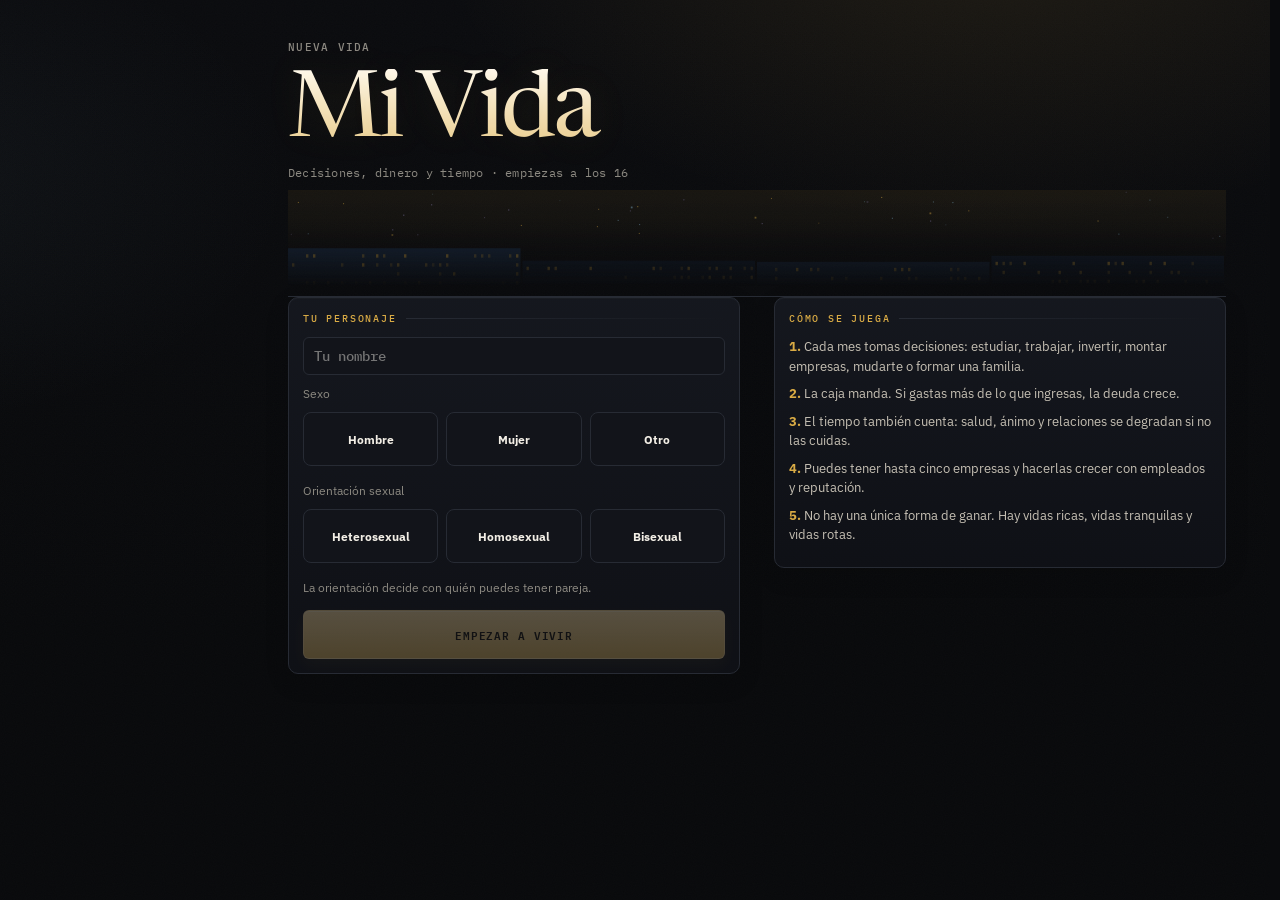
<file: index.html>
<!DOCTYPE html>
<html lang="es"><head><meta charset="utf-8">
<meta name="viewport" content="width=device-width, initial-scale=1, viewport-fit=cover">
<meta name="theme-color" content="#0b0c0e">
<meta name="description" content="Mi Vida: un simulador de decisiones, dinero y tiempo. Empiezas a los 16 y escribes tu propia historia.">
<title>Mi Vida — simulador de vida</title>
<link href="https://fonts.googleapis.com/css2?family=IBM+Plex+Mono:wght@400;500;600&family=IBM+Plex+Sans:wght@400;500;600&family=Newsreader:ital,wght@0,400;0,500;1,400&display=swap" rel="stylesheet">
<link rel="stylesheet" href="styles.css"></head><body>
<main><div class="hud" id="ht"></div><div id="ev" aria-live="polite"></div><div id="app"></div></main>
<div id="md"></div>
<div class="bot" id="bot"><div class="act"><button class="b go" data-k="t1">Pasar un mes</button><button class="b s" data-k="t12">Un año</button></div><nav id="tb"></nav></div>
<script src="game.js"></script></body></html>
</file>
<file: styles.css>
/* Mi Vida — libro de cuentas: grafito, papel cálido y latón */
:root{
  --bg:#0a0b0d;--bg2:#101218;--panel:#12141a;--panel2:#171a21;--ln:#272b34;--tr:#1b1e26;
  --tx:#f2eee5;--ash:#8d8a82;--mist:#c6c0b4;--sf:#d9ab45;--sf2:#f2d189;
  --ok:#6fbf8b;--bad:#e07a68;--mg:#cf8fb0;
  --mono:'IBM Plex Mono',ui-monospace,monospace;--sans:'IBM Plex Sans',system-ui,sans-serif;--serif:'Newsreader',Georgia,serif;
  color-scheme:dark;box-sizing:border-box;
}
*{box-sizing:inherit}
html{background:var(--bg);scroll-padding-top:env(safe-area-inset-top,0px)}
body{
  margin:0;min-height:100vh;color:var(--tx);font:400 14px/1.5 var(--sans);
  background:
    radial-gradient(900px 480px at 78% -8%,rgba(217,171,69,.10),transparent 62%),
    radial-gradient(700px 420px at -10% 20%,rgba(122,162,184,.06),transparent 60%),
    linear-gradient(180deg,#0b0c0f,#090a0c 70%);
  background-attachment:fixed;
  padding-bottom:calc(168px + env(safe-area-inset-bottom,0px));
  -webkit-tap-highlight-color:transparent;
}
body::before{content:'';position:fixed;inset:0;pointer-events:none;opacity:.035;z-index:0;
  background-image:url("data:image/svg+xml,%3Csvg xmlns='http://www.w3.org/2000/svg' width='160' height='160'%3E%3Cfilter id='n'%3E%3CfeTurbulence type='fractalNoise' baseFrequency='.9' numOctaves='2'/%3E%3C/filter%3E%3Crect width='160' height='160' filter='url(%23n)' opacity='.6'/%3E%3C/svg%3E");
}
main{position:relative;z-index:1;max-width:680px;margin:0 auto;padding:20px 16px 0}
h1,h2,h3,p{margin:0}
small{font-size:12px;color:var(--ash)}
.mu{color:var(--ash)}.pos{color:var(--ok)}.neg{color:var(--bad)}
.eyebrow{font:500 10px var(--mono);letter-spacing:.22em;text-transform:uppercase;color:var(--sf)}

/* iconos */
.ic{display:inline-block;width:1.05em;height:1.05em;fill:none;stroke:currentColor;stroke-width:1.7;stroke-linecap:round;stroke-linejoin:round;vertical-align:-.16em;overflow:visible}

/* cabecera */
.hud{position:relative;border-bottom:1px solid var(--ln);padding-bottom:10px}
.hud canvas{display:block;width:100%;height:86px;margin-top:12px;opacity:.7;
  -webkit-mask-image:linear-gradient(180deg,#000 35%,transparent);mask-image:linear-gradient(180deg,#000 35%,transparent)}
.chips{display:flex;flex-wrap:wrap;gap:6px 14px;align-items:center}
.chip{font:500 10.5px/1.2 var(--mono);letter-spacing:.12em;text-transform:uppercase;color:var(--ash)}
.chip.c2{color:var(--sf)}.chip.c3{color:var(--mist)}
.net{font:400 clamp(48px,14vw,92px)/.98 var(--serif);letter-spacing:-.03em;margin:14px 0 6px;
  background:linear-gradient(180deg,#fff9ec,#d9ab45 160%);-webkit-background-clip:text;background-clip:text;color:transparent;
  text-shadow:0 0 40px rgba(217,171,69,.12)}
.sub{font:400 12px var(--mono);color:var(--ash);letter-spacing:.02em}
.mbs{display:grid;grid-template-columns:repeat(3,1fr);gap:14px;padding-top:14px}
.mb span{display:flex;justify-content:space-between;gap:6px;font:400 10px var(--mono);letter-spacing:.05em;text-transform:uppercase;color:var(--ash)}
.mb b{color:var(--tx);font-weight:500}
.mb div{height:3px;background:var(--tr);margin-top:6px;border-radius:2px;overflow:hidden}
.mb u{display:block;height:100%;border-radius:2px;transition:width .5s ease}

/* suceso */
.ev{margin:16px 0 4px;padding:10px 14px;border-left:2px solid var(--sf);border-radius:0 6px 6px 0;
  background:linear-gradient(90deg,rgba(217,171,69,.07),transparent);
  font:400 12.5px/1.5 var(--mono);color:var(--mist);animation:fade .35s ease}

/* tarjetas */
.cd{border:1px solid var(--ln);border-radius:10px;padding:15px 16px;margin:12px 0;
  background:linear-gradient(180deg,rgba(23,26,33,.86),rgba(16,18,24,.86));
  box-shadow:0 1px 0 rgba(255,255,255,.02) inset,0 8px 24px rgba(0,0,0,.12)}
.cd h3{margin:0 0 12px;font:500 10px var(--mono);letter-spacing:.18em;text-transform:uppercase;color:var(--sf);display:flex;align-items:center;gap:9px}
.cd h3::after{content:'';height:1px;flex:1;background:linear-gradient(90deg,var(--ln),transparent)}
.cd p{margin:7px 0;color:var(--mist);font-size:13px}

/* indicadores */
.kg{display:grid;grid-template-columns:1fr 1fr;gap:8px}
.kg .kp{margin:0}
.kp{border:1px solid var(--ln);border-radius:8px;background:var(--panel);padding:11px 12px;display:grid;grid-template-columns:auto 1fr;gap:10px;align-items:start}
.kp>span{display:grid;place-items:center;width:28px;height:28px;border-radius:7px;background:rgba(217,171,69,.08);border:1px solid rgba(217,171,69,.18);color:var(--sf)}
.kp .ic{width:15px;height:15px}
.kp small{display:block;font:400 10px var(--mono);letter-spacing:.09em;text-transform:uppercase;color:var(--ash);line-height:1.3}
.kp b{display:block;font:500 clamp(14px,4vw,19px)/1.15 var(--mono);letter-spacing:-.03em;margin-top:2px;white-space:nowrap}
.kp b.neg{color:var(--bad)}.kp b.pos{color:var(--ok)}

/* gráficos */
.sv{width:100%;display:block;margin:4px 0}
.dw{display:flex;align-items:center;gap:18px}
.dn{width:104px;flex:none}
.lg{display:flex;flex-wrap:wrap;gap:5px 14px;font:400 11px var(--mono);color:var(--mist);margin-top:10px}
.dw .lg{flex-direction:column;margin:0}
.lg i{display:inline-block;width:8px;height:8px;margin-right:7px;border-radius:2px}
.big2{font:400 30px/1.1 var(--serif);letter-spacing:-.02em}

/* aviso */
.tip{border-color:rgba(217,171,69,.25);background:linear-gradient(135deg,rgba(217,171,69,.10),rgba(23,26,33,.8))}
.tip p{font:italic 400 17px/1.45 var(--serif);color:var(--tx)}

/* activos */
.ah{display:flex;gap:10px;align-items:center;margin-bottom:8px}
.ai{width:4px;height:32px;border-radius:2px;font-size:0;flex:none;background:currentColor!important}
.ah b{display:block;font-size:13px}
.rk{color:var(--sf);letter-spacing:1px;font-size:9px}
.av{font:500 17px var(--mono);margin-top:4px}

/* botones */
.b{appearance:none;background:linear-gradient(180deg,var(--sf2),var(--sf));color:#17130a;border:1px solid rgba(242,209,137,.7);border-radius:6px;padding:10px 15px;
  font:600 11px var(--mono);letter-spacing:.08em;text-transform:uppercase;cursor:pointer;
  box-shadow:0 1px 0 rgba(255,255,255,.25) inset,0 6px 16px rgba(217,171,69,.12);
  transition:transform .12s ease,box-shadow .2s ease,filter .2s ease}
.b:hover:not(:disabled){filter:brightness(1.06);box-shadow:0 1px 0 rgba(255,255,255,.3) inset,0 8px 22px rgba(217,171,69,.22)}
.b:active:not(:disabled){transform:translateY(1px)}
.b.s{background:transparent;color:var(--tx);border-color:var(--ln);box-shadow:none}
.b.s:hover:not(:disabled){border-color:var(--sf);color:var(--sf2)}
.b:disabled,.tile:disabled,.ib:disabled{opacity:.32;cursor:default;filter:grayscale(.2)}
.b.mn{padding:8px 5px;font-size:9.5px;letter-spacing:.03em}
.mr{display:grid;grid-template-columns:repeat(3,1fr);gap:6px;margin-top:10px}
.mr2{display:flex;gap:6px;margin-top:8px}

.ibs,.row{display:flex;flex-wrap:wrap;gap:8px;margin-top:12px}
.ib{display:inline-flex;align-items:center;gap:7px;background:var(--panel);border:1px solid var(--ln);border-radius:7px;color:var(--tx);padding:9px 12px;
  font:500 12px var(--sans);cursor:pointer;transition:.18s}
.ib span{display:inline-flex;color:var(--sf)}
.ib .ic{width:15px;height:15px}
.ib small{margin-left:4px;color:var(--sf);font-family:var(--mono);font-size:10.5px}
.ib:hover:not(:disabled){border-color:var(--sf);background:var(--panel2)}
.ib.on{border-color:var(--sf);background:rgba(217,171,69,.1);color:var(--sf2)}

.tile{display:grid;grid-template-columns:auto 1fr;grid-template-rows:auto auto;column-gap:10px;align-items:center;
  background:var(--panel);border:1px solid var(--ln);border-radius:8px;color:var(--tx);text-align:left;padding:11px 12px;font:inherit;cursor:pointer;transition:.18s}
.tile span{grid-row:1/3;display:grid;place-items:center;width:30px;height:30px;border-radius:7px;background:rgba(217,171,69,.07);border:1px solid rgba(217,171,69,.14);color:var(--sf)}
.tile .ic{width:16px;height:16px}
.tile b{font-size:12.5px;line-height:1.25}
.tile small{font:400 11px var(--mono);color:var(--ash);line-height:1.3}
.tile:hover:not(:disabled){border-color:var(--sf);background:var(--panel2);transform:translateY(-1px)}
.tile.lock{opacity:.38}
.sel{border-color:var(--sf);background:rgba(217,171,69,.1);box-shadow:0 0 0 1px rgba(217,171,69,.15) inset}

/* personas */
.cp{display:flex;gap:14px;align-items:center}
.av2{display:grid;place-items:center;width:48px;height:48px;flex:none;border-radius:12px;border:1px solid rgba(217,171,69,.2);background:rgba(217,171,69,.07);color:var(--sf)}
.av2 .ic{width:26px;height:26px}
.cp b{font-size:15px}
.kd{margin-top:12px;font:400 12px var(--mono);color:var(--mist);line-height:1.8}
.kd .ic{width:15px;height:15px;color:var(--sf)}

/* formación */
.stp{display:flex;gap:6px;margin-bottom:14px}
.stp div{flex:1;text-align:center}
.stp i{display:grid;place-items:center;width:28px;height:28px;margin:0 auto 4px;border:1px solid var(--ln);border-radius:50%;font:500 11px var(--mono);font-style:normal;color:var(--ash)}
.stp .on i{background:var(--sf);color:#17130a;border-color:var(--sf);box-shadow:0 0 14px rgba(217,171,69,.25)}
.stp small{font-size:10px;letter-spacing:.02em;text-transform:uppercase}
.pb{height:4px;background:var(--tr);margin:9px 0;border-radius:2px;overflow:hidden}
.pb u{display:block;height:100%;background:linear-gradient(90deg,var(--sf),var(--sf2));transition:width .4s}

/* diario */
.lgp{margin:6px 0;font:400 11.5px/1.55 var(--mono);color:var(--mist);padding-left:10px;border-left:1px solid var(--ln)}

/* formularios */
.qr{display:flex;gap:8px;align-items:center;flex-wrap:wrap;margin:8px 0}
.qr input{width:110px;background:var(--panel);border:1px solid var(--ln);border-radius:6px;color:var(--tx);padding:9px 10px;font:500 14px var(--mono)}
.qr .nmi{width:100%}
.qr input:focus{outline:none;border-color:var(--sf);box-shadow:0 0 0 2px rgba(217,171,69,.15)}

.g3{display:grid;grid-template-columns:repeat(3,1fr);gap:8px;margin:8px 0 14px}
.g2{display:grid;grid-template-columns:1fr 1fr;gap:8px}
.g2 .cd{margin:0}

/* barras */
.bl{display:flex;margin-top:6px}
.bl small{flex:1;text-align:center;font:400 10px var(--mono)}
.hb{display:grid;grid-template-columns:88px 1fr 48px;gap:10px;align-items:center;margin:8px 0}
.hb div{height:6px;background:var(--tr);border-radius:3px;overflow:hidden}
.hb u{display:block;height:100%;border-radius:3px;transition:width .4s}
.hb small:last-child{text-align:right;font-family:var(--mono)}

/* final */
.end{padding:10px 0 4px}
.end h2{font:400 34px/1.1 var(--serif);margin:8px 0 6px}
.ach{display:flex;flex-wrap:wrap;gap:7px;margin:14px 0}
.ach span{display:inline-flex;align-items:center;gap:6px;border:1px solid rgba(217,171,69,.25);background:rgba(217,171,69,.07);color:var(--sf2);border-radius:20px;padding:6px 11px;font:500 10.5px var(--mono);letter-spacing:.04em}

/* inicio */
.intro p{margin:8px 0;font-size:13px;color:var(--mist)}
.intro b{color:var(--sf)}

/* barra inferior */
.bot{position:fixed;left:0;right:0;bottom:0;z-index:20;background:rgba(10,11,13,.88);backdrop-filter:blur(14px);
  border-top:1px solid var(--ln);padding:10px 14px calc(8px + env(safe-area-inset-bottom,0px));box-shadow:0 -10px 30px rgba(0,0,0,.3)}
.act{max-width:680px;margin:0 auto 8px;display:flex;gap:8px}
.go{flex:1;padding:14px}
.act .s{padding:14px 18px}
#tb{max-width:680px;margin:0 auto;display:grid;grid-template-columns:repeat(6,1fr);gap:2px}
#tb button{display:flex;flex-direction:column;align-items:center;gap:3px;background:none;border:0;border-top:2px solid transparent;color:var(--ash);
  font:500 10px var(--mono);letter-spacing:.04em;text-transform:uppercase;padding:7px 0 2px;cursor:pointer;transition:.18s}
#tb button span{display:inline-flex}
#tb .ic{width:16px;height:16px}
#tb button.on{color:var(--sf);border-top-color:var(--sf)}
#tb button:hover{color:var(--tx)}

/* modal de decisión */
.ov{position:fixed;inset:0;z-index:50;display:grid;place-items:center;padding:20px;background:rgba(5,6,8,.72);backdrop-filter:blur(8px);animation:fade .2s ease}
.mdl{width:min(440px,100%);border:1px solid rgba(217,171,69,.3);border-radius:14px;background:linear-gradient(180deg,#171a21,#101218);padding:22px;
  box-shadow:0 30px 80px rgba(0,0,0,.6),0 0 0 1px rgba(255,255,255,.03) inset;animation:rise .25s ease}
.mdl h2{font:400 26px/1.15 var(--serif);margin:8px 0}
.mdl p{color:var(--mist);font-size:13px;line-height:1.55}
.opts{display:grid;gap:8px;margin-top:18px}
.opt{text-align:left;background:var(--panel);border:1px solid var(--ln);border-radius:8px;padding:12px 14px;color:var(--tx);cursor:pointer;transition:.18s}
.opt b{display:block;font-size:13px}
.opt small{display:block;margin-top:3px;color:var(--sf);font:400 10.5px var(--mono)}
.opt:hover{border-color:var(--sf);background:var(--panel2);transform:translateY(-1px)}

button:focus-visible{outline:2px solid var(--sf);outline-offset:2px}
#app{animation:fade .25s ease}
@keyframes fade{from{opacity:0}to{opacity:1}}
@keyframes rise{from{opacity:0;transform:translateY(10px) scale(.98)}to{opacity:1;transform:none}}

@media(prefers-reduced-motion:reduce){
  *,*::before,*::after{animation:none!important;transition:none!important}
}
::-webkit-scrollbar{width:10px;height:10px}
::-webkit-scrollbar-thumb{background:#242832;border-radius:6px;border:2px solid var(--bg)}
::-webkit-scrollbar-track{background:var(--bg)}

/* empresas */
.cos{display:flex;gap:8px;overflow-x:auto;padding:2px 0 8px;scrollbar-width:none}
.cos::-webkit-scrollbar{display:none}
.cochip{flex:0 0 auto;display:grid;grid-template-columns:auto auto;grid-template-rows:auto auto;column-gap:8px;align-items:center;
  background:var(--panel);border:1px solid var(--ln);border-radius:9px;color:var(--tx);padding:9px 12px;text-align:left;cursor:pointer;transition:.18s}
.cochip>span{grid-row:1/3;display:grid;place-items:center;width:30px;height:30px;border-radius:7px;background:rgba(217,171,69,.07);border:1px solid rgba(217,171,69,.14);color:var(--sf)}
.cochip .ic{width:16px;height:16px}
.cochip b{font-size:12px;line-height:1.2;white-space:nowrap}
.cochip small{font:400 9.5px var(--mono);white-space:nowrap}
.cochip:hover{border-color:var(--sf);background:var(--panel2)}
.cochip.on{border-color:var(--sf);background:rgba(217,171,69,.1);box-shadow:0 0 0 1px rgba(217,171,69,.18) inset}
.cf{display:flex;flex-wrap:wrap;gap:6px;margin-bottom:12px}
.chipbtn{background:var(--panel);border:1px solid var(--ln);border-radius:20px;color:var(--mist);padding:6px 11px;
  font:500 10px var(--mono);letter-spacing:.05em;text-transform:uppercase;cursor:pointer;transition:.18s}
.chipbtn:hover{border-color:var(--sf);color:var(--tx)}
.chipbtn.on{background:rgba(217,171,69,.12);border-color:var(--sf);color:var(--sf2)}
.bizgrid .tile{padding:10px 11px}
.bizgrid .tile small{font-size:9.5px}

/* siguiente paso */
.nextcard{border-color:rgba(217,171,69,.3);background:linear-gradient(135deg,rgba(217,171,69,.1),rgba(16,18,24,.9))}
.next{display:flex;align-items:center;gap:13px}
.next .nx{display:grid;place-items:center;width:42px;height:42px;flex:none;border-radius:11px;border:1px solid rgba(217,171,69,.24);background:rgba(217,171,69,.08);color:var(--sf)}
.next .nx .ic{width:22px;height:22px}
.next>div{flex:1;min-width:0}
.next b{display:block;font:400 19px/1.2 var(--serif);margin:2px 0 2px}
.next p{font:400 12px/1.45 var(--sans);color:var(--mist);margin:0}
.next .b{flex:none;padding:9px 14px}

/* ======================================================================
   Pulido de interfaz: tamaños, rejillas y adaptación móvil / tableta / escritorio
   ====================================================================== */
:root{--bar:140px;--side:244px}
body{min-height:100dvh;padding-bottom:calc(var(--bar) + env(safe-area-inset-bottom,0px))}
main{padding:calc(16px + env(safe-area-inset-top,0px)) max(14px,env(safe-area-inset-right)) 0 max(14px,env(safe-area-inset-left))}
.net{font-size:clamp(40px,12.5vw,92px);margin:12px 0 6px}
.sub{text-wrap:balance}
.cd p,.next p{text-wrap:pretty}
.hud canvas{height:60px;margin-top:10px}
.chips{gap:4px 12px}
.ev{margin:14px 0 2px}
.cd{padding:14px}
.g2>*,.g3>*,.kg>*,.mr>*{min-width:0}
.tile b,.tile small,.opt b,.opt small{overflow-wrap:break-word;hyphens:auto;-webkit-hyphens:auto}

/* opciones cortas: sexo, orientación, nivel de vida */
.g3{grid-template-columns:repeat(3,minmax(0,1fr))}
.g3 .tile{display:flex;flex-direction:column;align-items:center;justify-content:center;gap:2px;text-align:center;padding:11px 4px;min-height:54px}
.g3 .tile>span{display:none}
.g3 .tile b{font-size:12px}

/* botones: columnas iguales y zonas táctiles cómodas */
.ibs,.row{display:grid;grid-template-columns:repeat(auto-fit,minmax(140px,1fr));gap:8px}
.ib{width:100%;min-height:44px;justify-content:flex-start}
.ib small{margin-left:auto}
.b{min-height:40px}
.b.mn{min-height:38px;padding:8px 4px;font-size:10.5px}
.tile{min-height:56px}.tile b{font-size:12.5px}
.tile.cur{border-color:var(--sf);background:rgba(217,171,69,.1);cursor:default;position:relative}
.tile.cur::after{content:'Actual';position:absolute;top:7px;right:9px;font:500 8.5px var(--mono);letter-spacing:.12em;text-transform:uppercase;color:var(--sf)}
.grp{font:500 10px var(--mono);letter-spacing:.16em;text-transform:uppercase;color:var(--ash);margin:16px 0 8px}
.grp:first-of-type{margin-top:6px}

/* tarjeta de activo */
.mr{grid-template-columns:repeat(6,minmax(0,1fr))}
.mr>*{grid-column:span 2}.mr>*:nth-child(-n+2){grid-column:span 3}
.as small{display:inline-block;margin:3px 10px 0 0}
.av{font-size:18px}

/* cantidades e importes */
.qr{gap:6px}
.qr input{min-width:0;flex:0 0 88px}.qr input.nmi{flex:1 1 100%;max-width:none}
.qr .b.mn{min-width:0;padding:8px 12px}

/* barras de peso y fondo de emergencia */
.hb{grid-template-columns:minmax(64px,92px) 1fr auto}
.hb small:last-child{white-space:nowrap}
.hb+small{display:block;margin-top:10px}

/* selector de empresas */
.cos{scroll-snap-type:x proximity;-webkit-overflow-scrolling:touch;-webkit-mask-image:linear-gradient(90deg,#000 calc(100% - 26px),transparent);mask-image:linear-gradient(90deg,#000 calc(100% - 26px),transparent)}
.cochip{scroll-snap-align:start}

.tile:active,.ib:active,.opt:active,.chipbtn:active,.cochip:active{transform:scale(.985)}
#tb button{min-height:46px}

/* decisión */
.ov{overflow-y:auto;overscroll-behavior:contain}
.mdl{max-height:calc(100dvh - 40px);overflow-y:auto}
@keyframes sheet{from{transform:translateY(40px);opacity:0}to{transform:none;opacity:1}}

@media(max-width:560px){
  .ov{place-items:end center;padding:0}
  .mdl{width:100%;border-radius:18px 18px 0 0;padding:22px 18px calc(22px + env(safe-area-inset-bottom,0px));max-height:88dvh;animation:sheet .28s ease}
  .g2.assets{grid-template-columns:1fr}
  .next{align-items:flex-start;flex-wrap:wrap}.next .b{width:100%}
}
@media(max-width:420px){.tile{column-gap:8px;padding:10px}.tile span{width:28px;height:28px}}
@media(max-width:380px){
  .kp{grid-template-columns:1fr}.kp>span{display:none}
  .mbs{gap:8px}.cd{padding:13px 12px}
  .g3 .tile b{font-size:11px}
  #tb button{font-size:9px}
}
@media(max-height:480px) and (max-width:899px){
  :root{--bar:92px}.act{margin-bottom:4px}.go,.act .s{padding:8px 14px;min-height:0}
  #tb button{min-height:34px;padding:3px 0 0}#tb button .ic{display:none}
}

/* tableta: dos columnas */
@media(min-width:700px){
  main{max-width:860px}
  .act,#tb{max-width:860px}
  .hud canvas{height:80px}
  #app>.kg{grid-template-columns:repeat(4,minmax(0,1fr))}
  .cd .kg{grid-template-columns:repeat(2,minmax(0,1fr))}
  #app{column-count:2;column-gap:20px;display:block;animation:fade .25s ease}
  #app>*{break-inside:avoid}
  #app>.cd,#app>.kg,#app>.g2{margin:0 0 14px}
  #app>.kg,#app>.g2,#app>.tip,#app>.end,#app>.nextcard{column-span:all}
  .g2.assets{grid-template-columns:repeat(2,minmax(0,1fr))}
}
@media(min-width:700px) and (max-width:1199px){.cd .kp{grid-template-columns:1fr}.cd .kp>span{display:none}}

/* escritorio: menú lateral */
@media(min-width:900px){
  html{scrollbar-gutter:stable}
  body{padding:0 0 48px var(--side)}
  main{max-width:1180px;padding:36px 44px 40px}
  .hud canvas{height:96px}
  .bot{top:0;right:auto;width:var(--side);border-top:0;border-right:1px solid var(--ln);padding:30px 18px;backdrop-filter:none;
    background:linear-gradient(180deg,rgba(16,18,24,.96),rgba(10,11,13,.98));box-shadow:none}
  .bot::before{content:'MI VIDA';display:block;font:500 10px var(--mono);letter-spacing:.3em;color:var(--sf);margin-bottom:24px;padding-left:12px}
  #tb{grid-template-columns:1fr;gap:2px;max-width:none}
  #tb button{flex-direction:row;justify-content:flex-start;gap:12px;font-size:11px;padding:12px;min-height:0;border:0;border-left:2px solid transparent;border-radius:0 8px 8px 0}
  #tb .ic{width:18px;height:18px}
  #tb button.on{border-left-color:var(--sf);background:linear-gradient(90deg,rgba(217,171,69,.1),transparent)}
  .act{position:absolute;left:18px;right:18px;bottom:26px;flex-direction:column;margin:0;max-width:none}
  #app{column-gap:34px}
}
@media(min-width:1500px){main{max-width:1320px}}

@media(max-width:340px){.tile{grid-template-columns:1fr}.tile>span{display:none}.cd{padding:12px 10px}}

/* ajustes finales */
.g2{grid-template-columns:repeat(2,minmax(0,1fr))}
.tile{grid-template-columns:auto minmax(0,1fr)}
.tile b,.tile small{min-width:0}
.mr2 .b{flex:1}
.qr>small:first-child{flex:0 0 100%}
.tip{display:flex;align-items:center;gap:12px}.tip .ic{width:22px;height:22px;color:var(--sf);flex:none}
@media(max-width:340px){.tile{grid-template-columns:1fr}.tile>span{display:none}}

/* losetas: icono encima del texto cuando la tarjeta es estrecha (sin partir palabras) */
.tile b,.tile small,.opt b,.opt small{overflow-wrap:normal;hyphens:manual;-webkit-hyphens:manual}
.g2{container-type:inline-size}
@container (max-width:400px){
  .tile{grid-template-columns:1fr;row-gap:3px;padding:11px}
  .tile>span{grid-row:auto;width:28px;height:28px;margin-bottom:3px}
}
@media(max-width:340px){.tile>span{display:grid}}
</file>
